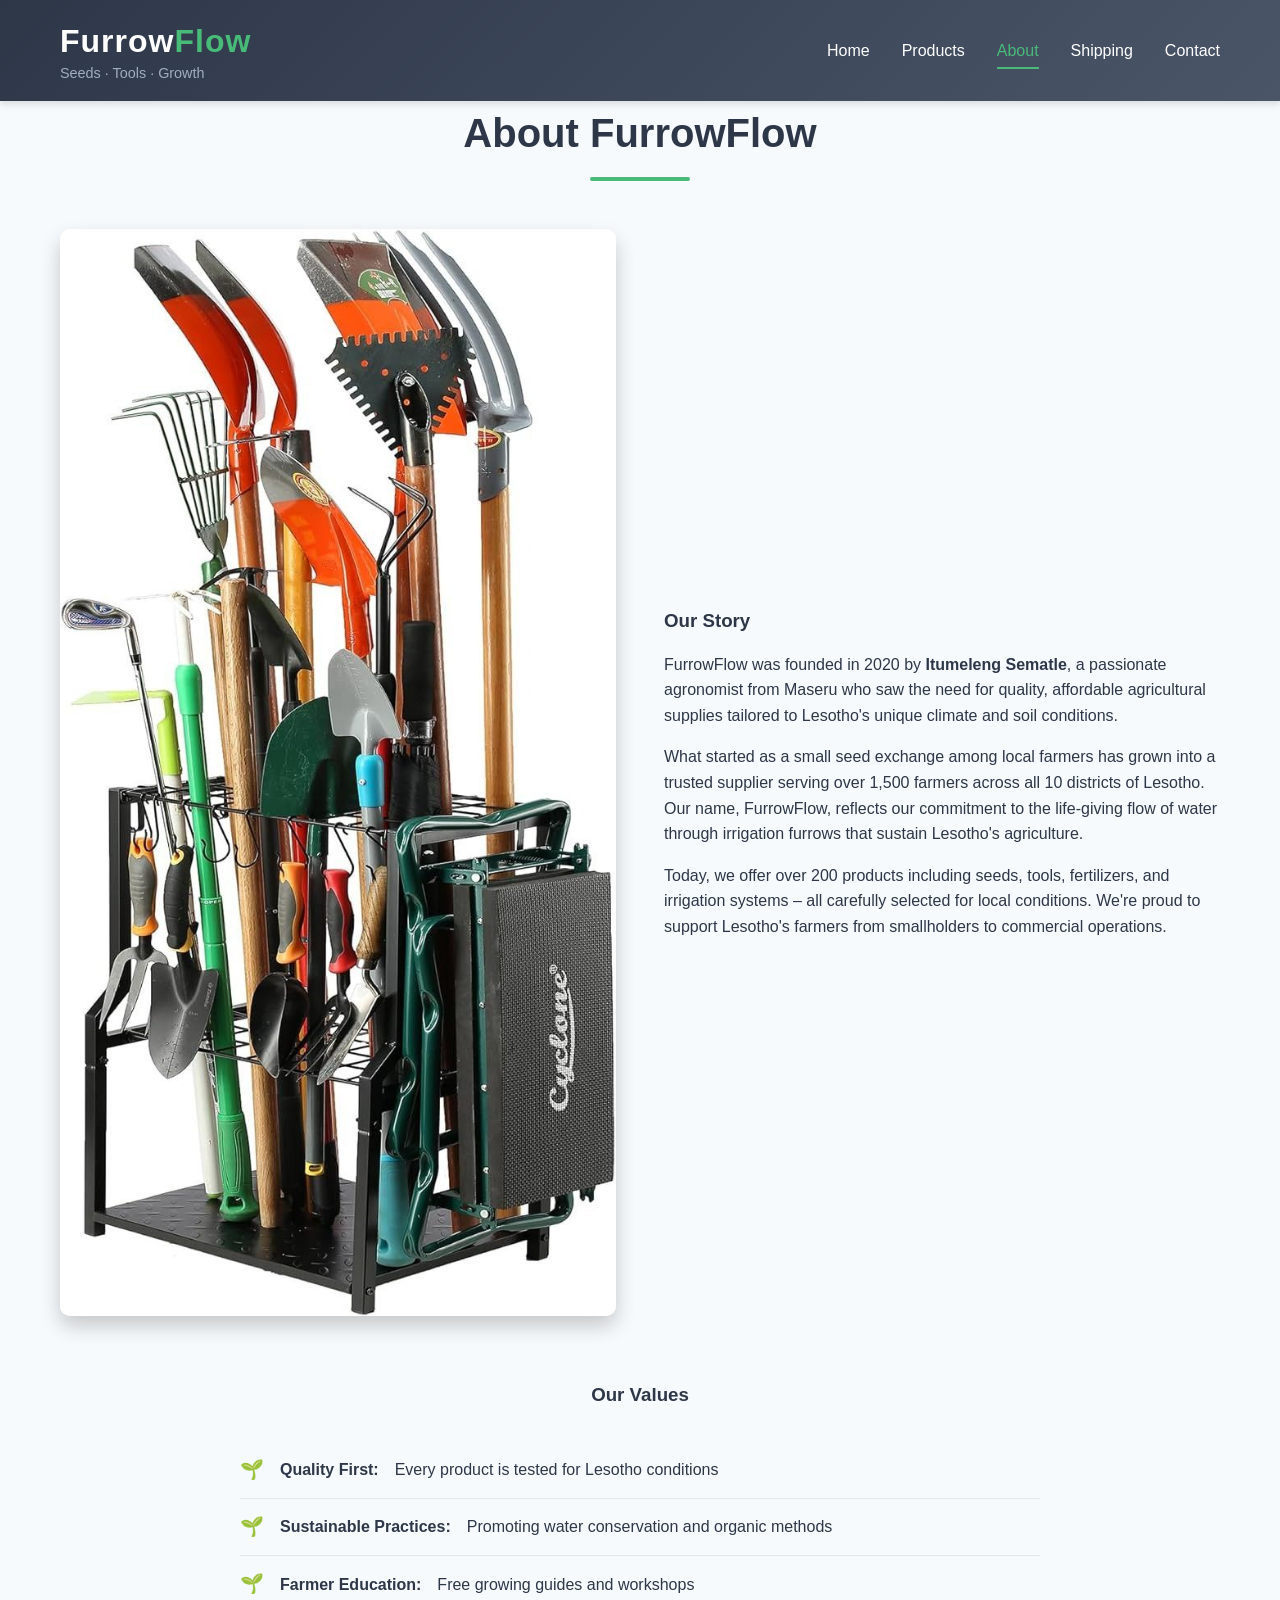
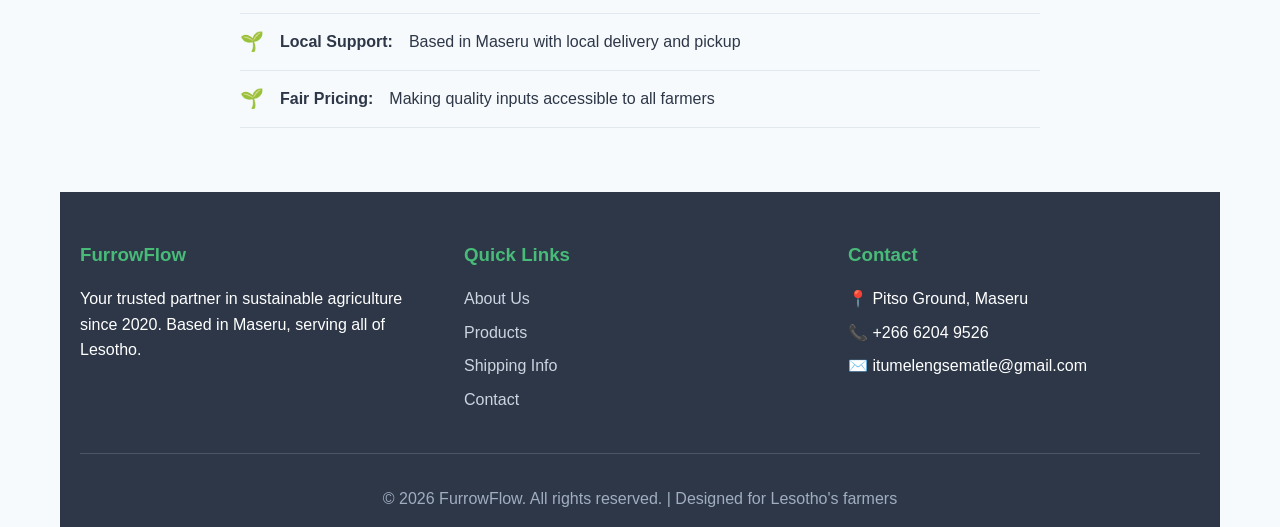
<file: about.html>
<!DOCTYPE html>
<html lang="en">
<head>
  <meta charset="UTF-8">
  <meta name="viewport" content="width=device-width, initial-scale=1.0">
  <title>FurrowFlow - About Us</title>
  <link rel="stylesheet" href="styles.css">
  <style>
    .about-story {
      display: grid;
      grid-template-columns: 1fr 1fr;
      gap: 3rem;
      align-items: center;
      margin: 3rem 0;
    }
    
    .about-image {
      border-radius: 10px;
      overflow: hidden;
      box-shadow: 0 10px 20px rgba(0,0,0,0.2);
    }
    
    .about-image img {
      width: 100%;
      height: auto;
      display: block;
    }
    
    .values-list {
      list-style: none;
      margin-top: 1.5rem;
    }
    
    .values-list li {
      padding: 0.8rem 0;
      border-bottom: 1px solid #e2e8f0;
      display: flex;
      align-items: center;
      gap: 1rem;
    }
    
    .values-list li::before {
      content: '🌱';
      font-size: 1.2rem;
    }
    
    @media (max-width: 768px) {
      .about-story {
        grid-template-columns: 1fr;
      }
    }
  </style>
</head>
<body>
  <header>
    <div class="container header-content">
      <div class="logo">
        <h1>Furrow<span>Flow</span></h1>
        <p>Seeds · Tools · Growth</p>
      </div>
      <nav>
        <ul>
          <li><a href="index.html">Home</a></li>
          <li><a href="products.html">Products</a></li>
          <li><a href="about.html" class="active">About</a></li>
          <li><a href="shipping.html">Shipping</a></li>
          <li><a href="contact.html">Contact</a></li>
        </ul>
      </nav>
    </div>
  </header>

  <main class="container">
    <h2 class="section-title">About FurrowFlow</h2>
    
    <div class="about-story">
      <div class="about-image">
        <img src="images/ab.jpg" alt="Itumeleng Sematle, Founder of FurrowFlow">
      </div>
      <div>
        <h3 style="color:#2d3748; margin-bottom:1rem;">Our Story</h3>
        <p style="margin-bottom:1rem;">FurrowFlow was founded in 2020 by <strong>Itumeleng Sematle</strong>, a passionate agronomist from Maseru who saw the need for quality, affordable agricultural supplies tailored to Lesotho's unique climate and soil conditions.</p>
        <p style="margin-bottom:1rem;">What started as a small seed exchange among local farmers has grown into a trusted supplier serving over 1,500 farmers across all 10 districts of Lesotho. Our name, FurrowFlow, reflects our commitment to the life-giving flow of water through irrigation furrows that sustain Lesotho's agriculture.</p>
        <p>Today, we offer over 200 products including seeds, tools, fertilizers, and irrigation systems – all carefully selected for local conditions. We're proud to support Lesotho's farmers from smallholders to commercial operations.</p>
      </div>
    </div>
    
    <div style="margin: 4rem 0;">
      <h3 style="color:#2d3748; text-align:center; margin-bottom:2rem;">Our Values</h3>
      <ul class="values-list" style="max-width:800px; margin:0 auto;">
        <li><strong>Quality First:</strong> Every product is tested for Lesotho conditions</li>
        <li><strong>Sustainable Practices:</strong> Promoting water conservation and organic methods</li>
        <li><strong>Farmer Education:</strong> Free growing guides and workshops</li>
        <li><strong>Local Support:</strong> Based in Maseru with local delivery and pickup</li>
        <li><strong>Fair Pricing:</strong> Making quality inputs accessible to all farmers</li>
      </ul>
    </div>
    
  

  <footer>
    <div class="container">
      <div class="footer-content">
        <div class="footer-section">
          <h3>FurrowFlow</h3>
          <p>Your trusted partner in sustainable agriculture since 2020. Based in Maseru, serving all of Lesotho.</p>
        </div>
        <div class="footer-section">
          <h3>Quick Links</h3>
          <ul>
            <li><a href="about.html">About Us</a></li>
            <li><a href="products.html">Products</a></li>
            <li><a href="shipping.html">Shipping Info</a></li>
            <li><a href="contact.html">Contact</a></li>
          </ul>
        </div>
        <div class="footer-section">
          <h3>Contact</h3>
          <ul>
            <li>📍 Pitso Ground, Maseru</li>
            <li>📞 +266 6204 9526</li>
            <li>✉️ itumelengsematle@gmail.com</li>
          </ul>
        </div>
      </div>
      <div class="footer-bottom">
        <p>&copy; 2026 FurrowFlow. All rights reserved. | Designed for Lesotho's farmers</p>
      </div>
    </div>
  </footer>
</body>
</html>
</file>
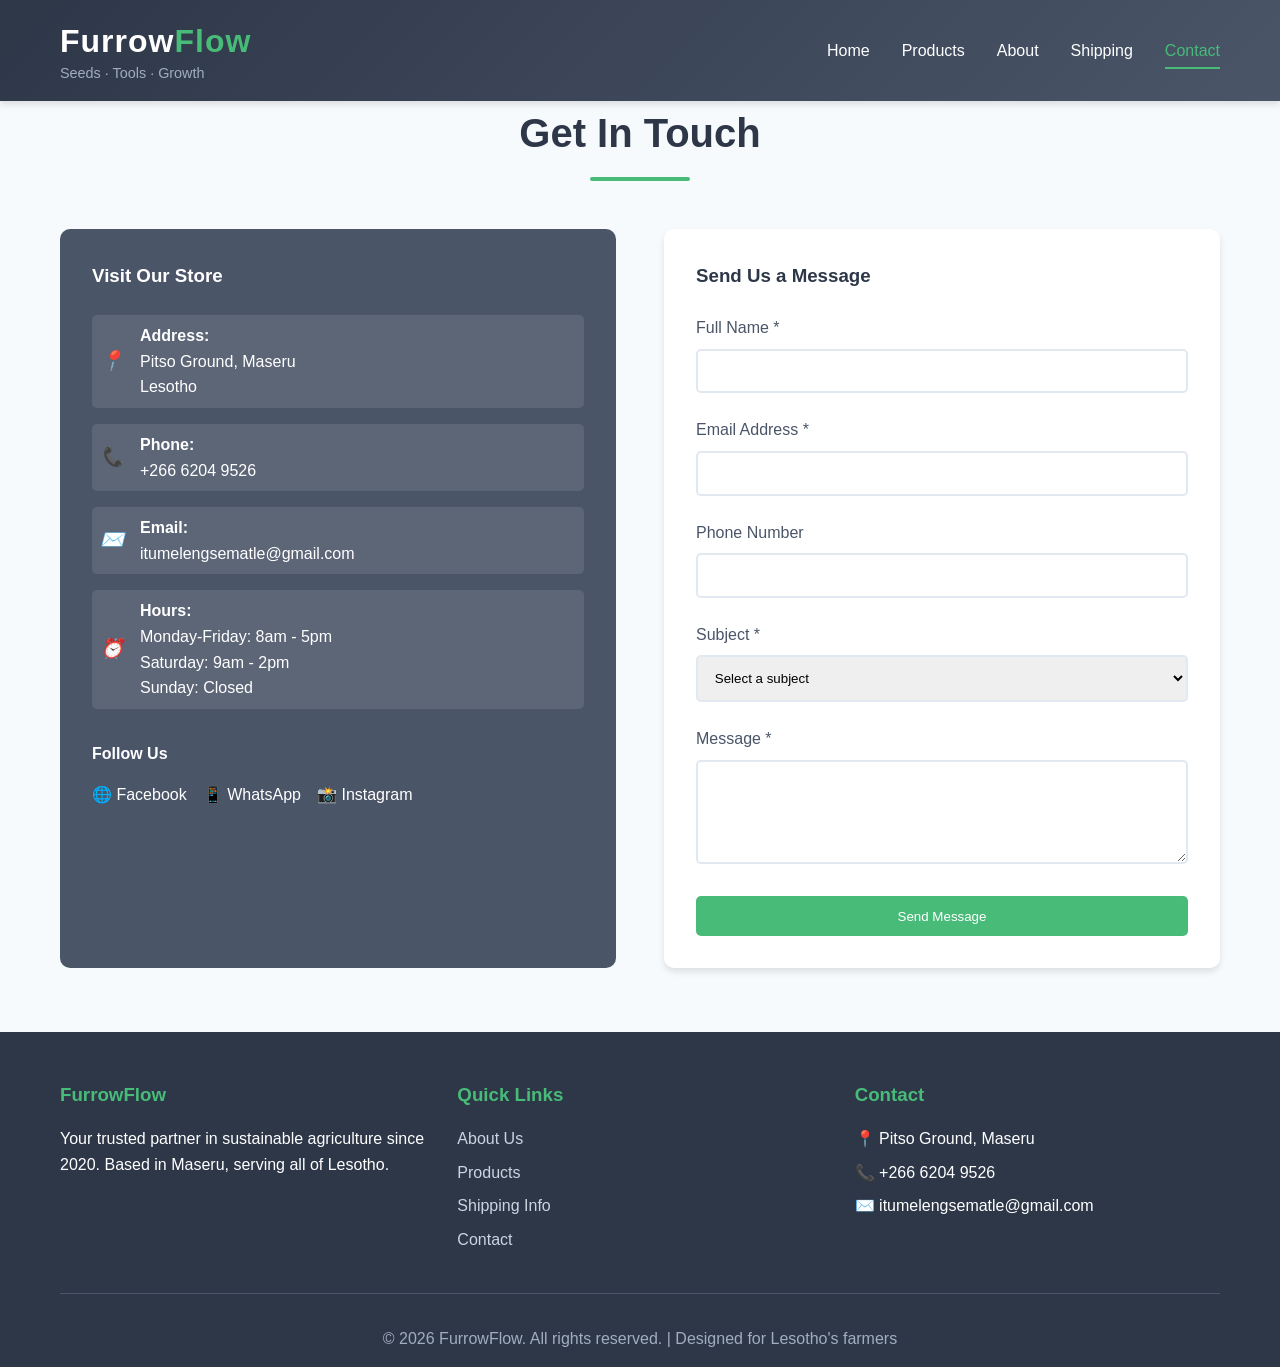
<file: contact.html>
<!DOCTYPE html>
<html lang="en">
<head>
  <meta charset="UTF-8">
  <meta name="viewport" content="width=device-width, initial-scale=1.0">
  <title>FurrowFlow - Contact Us</title>
  <link rel="stylesheet" href="styles.css">
</head>
<body>
  <header>
    <div class="container header-content">
      <div class="logo">
        <h1>Furrow<span>Flow</span></h1>
        <p>Seeds · Tools · Growth</p>
      </div>
      <nav>
        <ul>
          <li><a href="index.html">Home</a></li>
          <li><a href="products.html">Products</a></li>
          <li><a href="about.html">About</a></li>
          <li><a href="shipping.html">Shipping</a></li>
          <li><a href="contact.html" class="active">Contact</a></li>
        </ul>
      </nav>
    </div>
  </header>

  <main class="container">
    <h2 class="section-title">Get In Touch</h2>
    
    <div class="contact-container">
      <div class="contact-info">
        <h3>Visit Our Store</h3>
        
        <div class="contact-detail">
          <i>📍</i>
          <div>
            <strong>Address:</strong><br>
            Pitso Ground, Maseru<br>
            Lesotho
          </div>
        </div>
        
        <div class="contact-detail">
          <i>📞</i>
          <div>
            <strong>Phone:</strong><br>
            +266 6204 9526
          </div>
        </div>
        
        <div class="contact-detail">
          <i>✉️</i>
          <div>
            <strong>Email:</strong><br>
            itumelengsematle@gmail.com
          </div>
        </div>
        
        <div class="contact-detail">
          <i>⏰</i>
          <div>
            <strong>Hours:</strong><br>
            Monday-Friday: 8am - 5pm<br>
            Saturday: 9am - 2pm<br>
            Sunday: Closed
          </div>
        </div>
        
        <div style="margin-top:2rem;">
          <h4 style="color:white; margin-bottom:1rem;">Follow Us</h4>
          <div style="display:flex; gap:1rem;">
            <a href="#" style="color:white; text-decoration:none;">🌐 Facebook</a>
            <a href="#" style="color:white; text-decoration:none;">📱 WhatsApp</a>
            <a href="#" style="color:white; text-decoration:none;">📸 Instagram</a>
          </div>
        </div>
      </div>
      
      <div class="contact-form">
        <h3 style="margin-bottom:1.5rem;">Send Us a Message</h3>
        <form action="#" method="post">
          <div class="form-group">
            <label for="name">Full Name *</label>
            <input type="text" id="name" name="name" required>
          </div>
          
          <div class="form-group">
            <label for="email">Email Address *</label>
            <input type="email" id="email" name="email" required>
          </div>
          
          <div class="form-group">
            <label for="phone">Phone Number</label>
            <input type="tel" id="phone" name="phone">
          </div>
          
          <div class="form-group">
            <label for="subject">Subject *</label>
            <select id="subject" name="subject" required>
              <option value="">Select a subject</option>
              <option value="order">Order Inquiry</option>
              <option value="shipping">Shipping Question</option>
              <option value="product">Product Information</option>
              <option value="wholesale">Wholesale/Bulk Order</option>
              <option value="other">Other</option>
            </select>
          </div>
          
          <div class="form-group">
            <label for="message">Message *</label>
            <textarea id="message" name="message" rows="5" required></textarea>
          </div>
          
          <button type="submit" class="btn btn-green" style="width:100%;">Send Message</button>
        </form>
      </div>
    </div>
 
  </main>

  <footer>
    <div class="container">
      <div class="footer-content">
        <div class="footer-section">
          <h3>FurrowFlow</h3>
          <p>Your trusted partner in sustainable agriculture since 2020. Based in Maseru, serving all of Lesotho.</p>
        </div>
        <div class="footer-section">
          <h3>Quick Links</h3>
          <ul>
            <li><a href="about.html">About Us</a></li>
            <li><a href="products.html">Products</a></li>
            <li><a href="shipping.html">Shipping Info</a></li>
            <li><a href="contact.html">Contact</a></li>
          </ul>
        </div>
        <div class="footer-section">
          <h3>Contact</h3>
          <ul>
            <li>📍 Pitso Ground, Maseru</li>
            <li>📞 +266 6204 9526</li>
            <li>✉️ itumelengsematle@gmail.com</li>
          </ul>
        </div>
      </div>
      <div class="footer-bottom">
        <p>&copy; 2026 FurrowFlow. All rights reserved. | Designed for Lesotho's farmers</p>
      </div>
    </div>
  </footer>
</body>
</html>
</file>
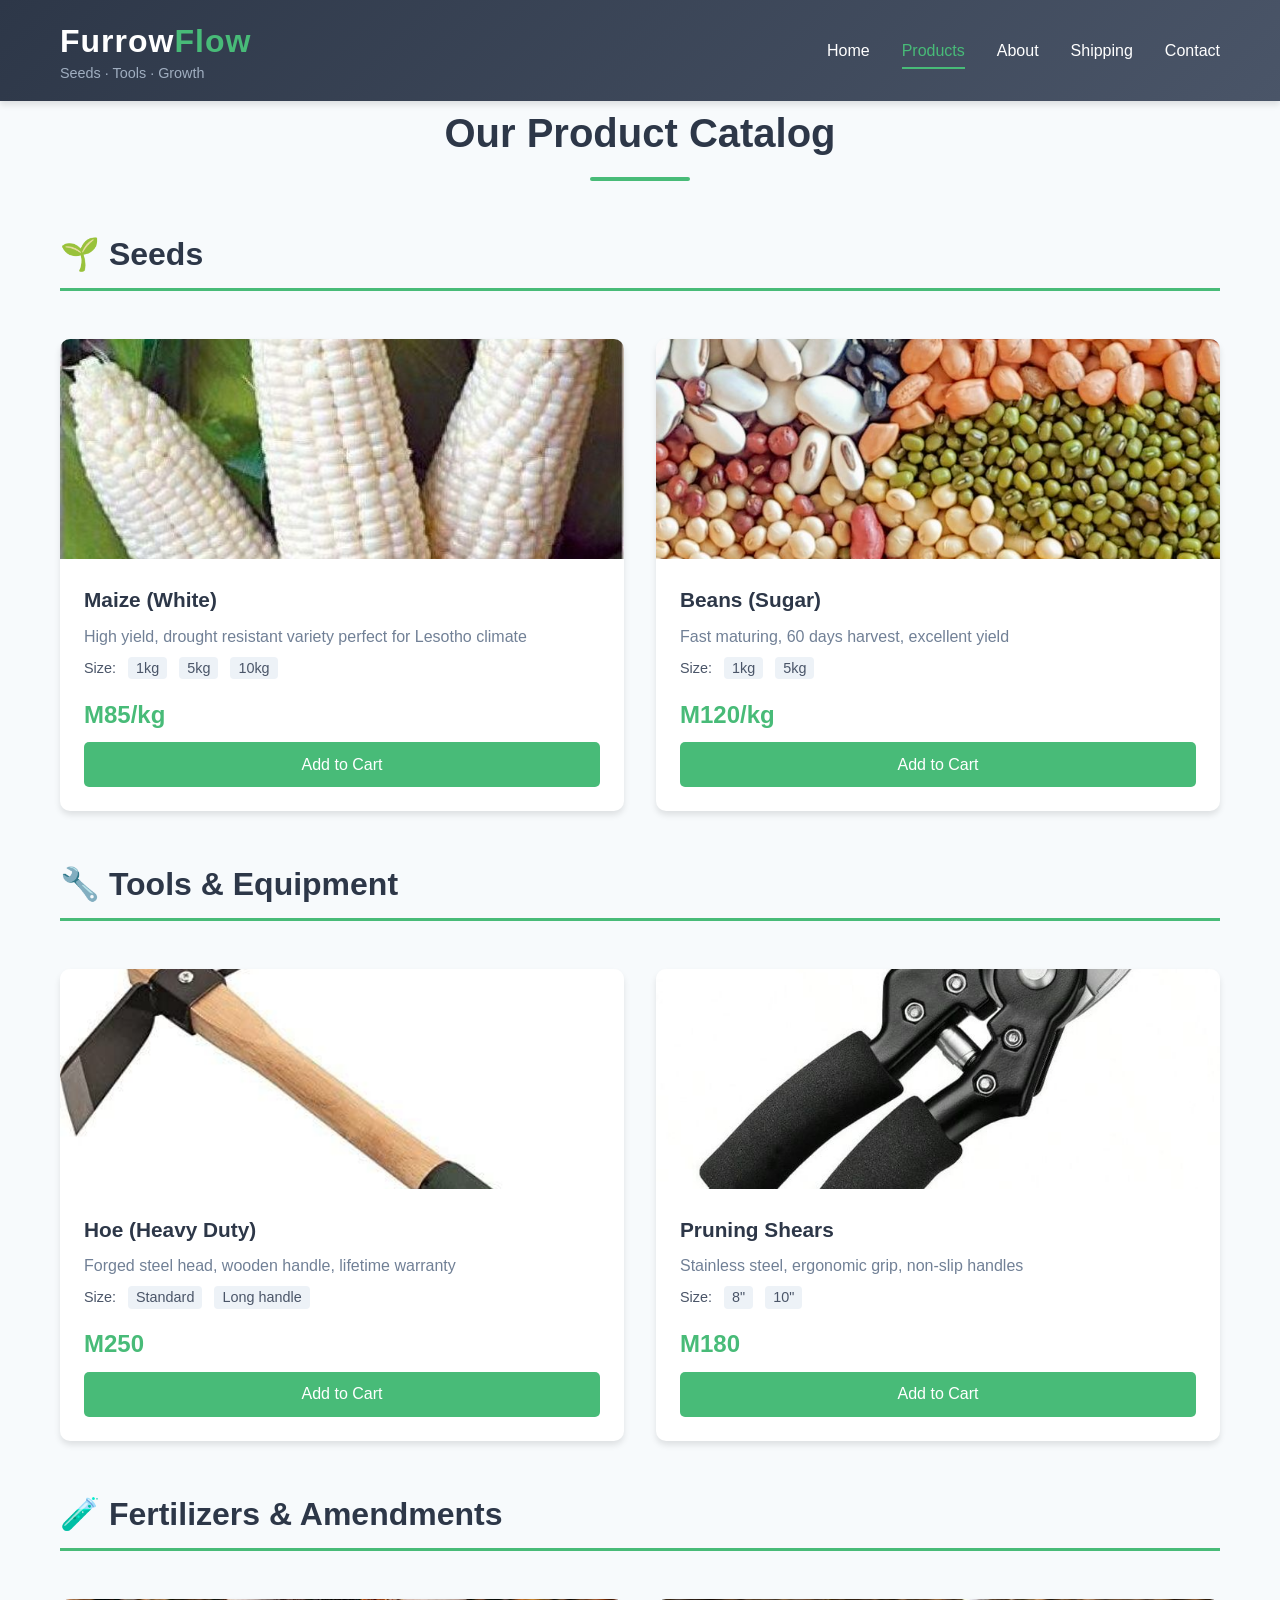
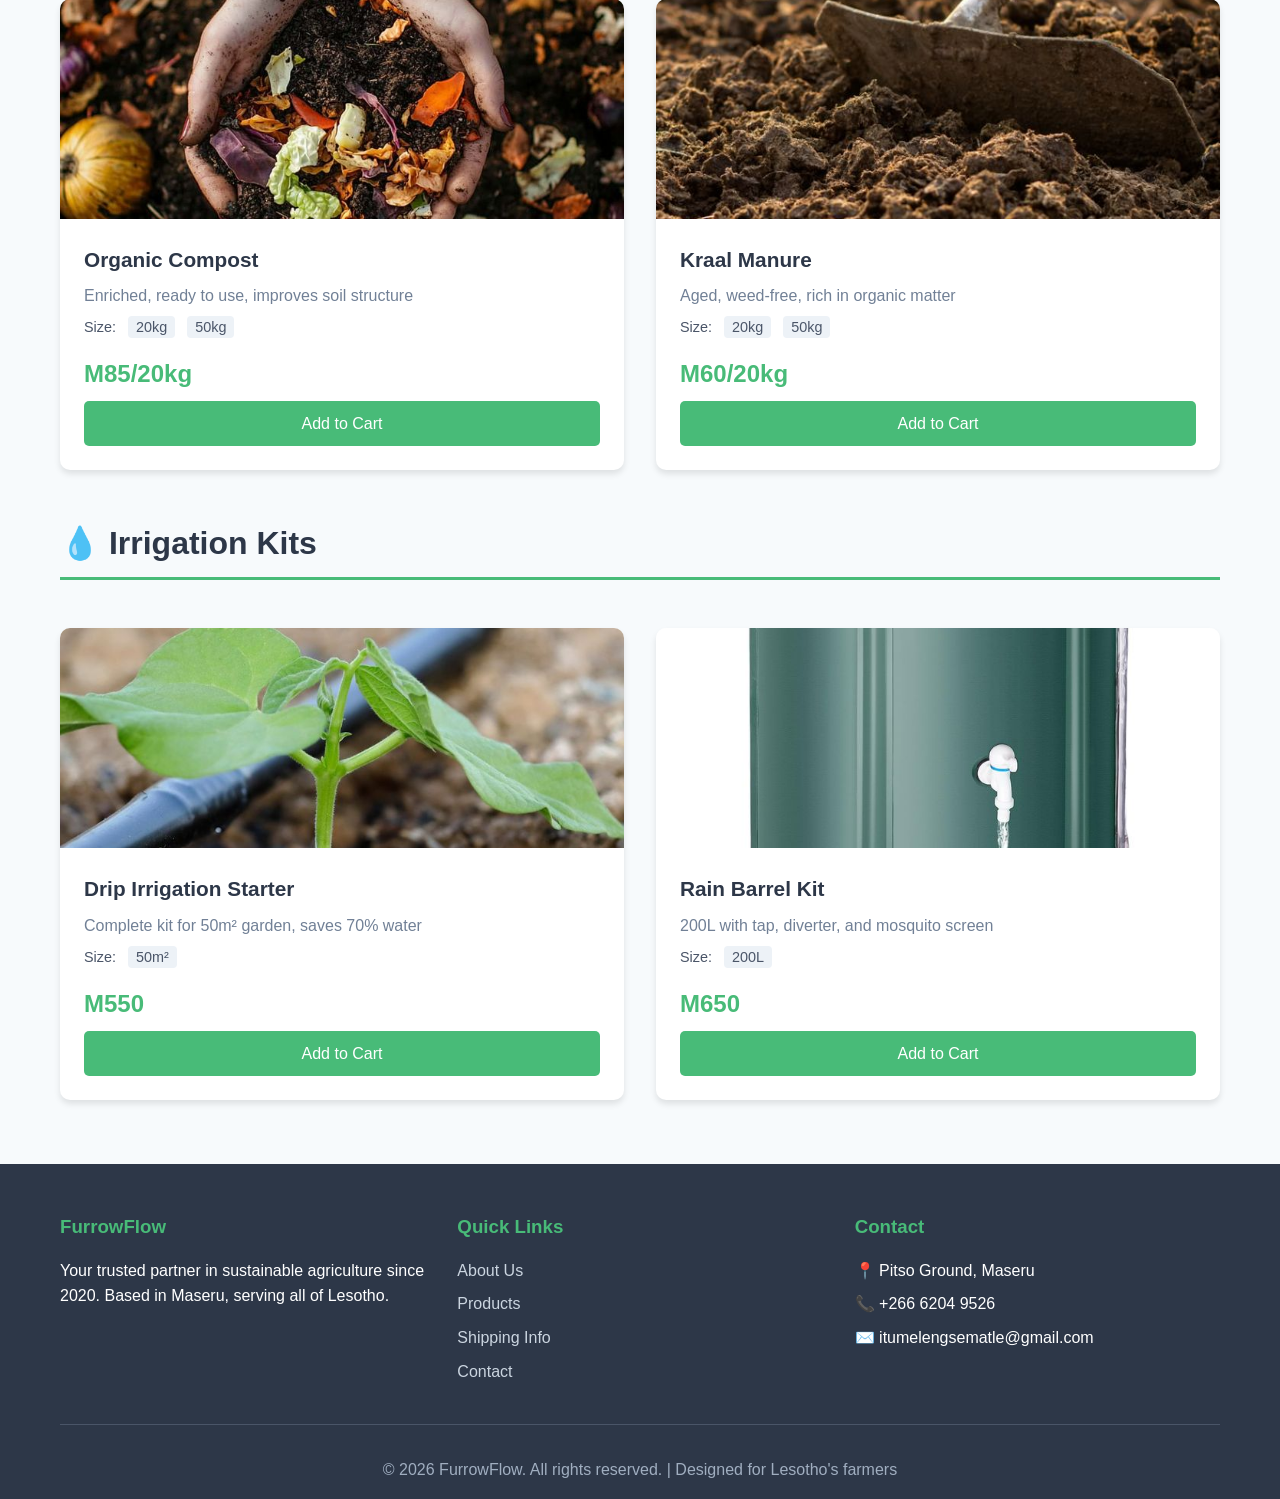
<file: products.html>
<!DOCTYPE html>
<html lang="en">
<head>
  <meta charset="UTF-8">
  <meta name="viewport" content="width=device-width, initial-scale=1.0">
  <title>FurrowFlow - Product Catalog</title>
  <link rel="stylesheet" href="styles.css">
  <style>
    /* Additional internal styles for product categories */
    .category-title {
      font-size: 2rem;
      color: #2d3748;
      margin: 3rem 0 1.5rem;
      padding-bottom: 0.5rem;
      border-bottom: 3px solid #48bb78;
    }
    
    .category-title:first-of-type {
      margin-top: 1rem;
    }
    
    .product-grid {
      display: grid;
      grid-template-columns: repeat(auto-fit, minmax(280px, 1fr));
      gap: 2rem;
      margin-bottom: 3rem;
    }
    
    .product-card {
      background: white;
      border-radius: 10px;
      overflow: hidden;
      box-shadow: 0 4px 6px rgba(0,0,0,0.1);
      transition: transform 0.3s ease, box-shadow 0.3s ease;
    }
    
    .product-card:hover {
      transform: translateY(-5px);
      box-shadow: 0 10px 20px rgba(0,0,0,0.15);
    }
    
    .product-image {
      height: 220px;
      overflow: hidden;
      background: #edf2f7;
      display: flex;
      align-items: center;
      justify-content: center;
      color: #a0aec0;
      font-size: 3rem;
    }
    
    .product-image img {
      width: 100%;
      height: 100%;
      object-fit: cover;
      transition: transform 0.5s ease;
    }
    
    .product-card:hover .product-image img {
      transform: scale(1.1);
    }
    
    .product-info {
      padding: 1.5rem;
    }
    
    .product-info h3 {
      color: #2d3748;
      margin-bottom: 0.5rem;
      font-size: 1.3rem;
    }
    
    .product-info .price {
      font-size: 1.5rem;
      color: #48bb78;
      font-weight: 700;
      margin: 0.5rem 0;
    }
    
    .product-info .description {
      color: #718096;
      margin-bottom: 0.5rem;
      line-height: 1.5;
    }
    
    .product-info .size {
      color: #4a5568;
      font-size: 0.9rem;
      margin-bottom: 1rem;
      font-weight: 500;
    }
    
    .product-info .size span {
      background: #edf2f7;
      padding: 0.2rem 0.5rem;
      border-radius: 4px;
      margin-left: 0.5rem;
    }
    
    .btn-add {
      display: inline-block;
      background: #48bb78;
      color: white;
      padding: 0.6rem 1.2rem;
      border-radius: 5px;
      text-decoration: none;
      font-weight: 500;
      transition: all 0.3s ease;
      border: none;
      cursor: pointer;
      width: 100%;
      text-align: center;
    }
    
    .btn-add:hover {
      background: #2f855a;
    }
    
    @media (max-width: 768px) {
      .product-grid {
        grid-template-columns: repeat(auto-fit, minmax(240px, 1fr));
        gap: 1rem;
      }
    }
  </style>
</head>
<body>
  <header>
    <div class="container header-content">
      <div class="logo">
        <h1>Furrow<span>Flow</span></h1>
        <p>Seeds · Tools · Growth</p>
      </div>
      <nav>
        <ul>
          <li><a href="index.html">Home</a></li>
          <li><a href="products.html" class="active">Products</a></li>
          <li><a href="about.html">About</a></li>
          <li><a href="shipping.html">Shipping</a></li>
          <li><a href="contact.html">Contact</a></li>
        </ul>
      </nav>
    </div>
  </header>

  <main class="container">
    <h2 class="section-title">Our Product Catalog</h2>
    
    <!-- Seeds Category -->
    <h3 class="category-title">🌱 Seeds</h3>
    <div class="product-grid">
      <div class="product-card">
        <div class="product-image">
          <img src="images/p1.jpg" alt="Maize Seeds">
        </div>
        <div class="product-info">
          <h3>Maize (White)</h3>
          <p class="description">High yield, drought resistant variety perfect for Lesotho climate</p>
          <p class="size">Size: <span>1kg</span> <span>5kg</span> <span>10kg</span></p>
          <p class="price">M85/kg</p>
          <a href="#" class="btn-add">Add to Cart</a>
        </div>
      </div>
      
      <div class="product-card">
        <div class="product-image">
          <img src="images/p2.jpg" alt="Sugar Beans">
        </div>
        <div class="product-info">
          <h3>Beans (Sugar)</h3>
          <p class="description">Fast maturing, 60 days harvest, excellent yield</p>
          <p class="size">Size: <span>1kg</span> <span>5kg</span></p>
          <p class="price">M120/kg</p>
          <a href="#" class="btn-add">Add to Cart</a>
        </div>
      </div>
    </div>
    
    <!-- Tools & Equipment Category -->
    <h3 class="category-title">🔧 Tools & Equipment</h3>
    <div class="product-grid">
      <div class="product-card">
        <div class="product-image">
          <img src="images/p3.jpg" alt="Heavy Duty Hoe">
        </div>
        <div class="product-info">
          <h3>Hoe (Heavy Duty)</h3>
          <p class="description">Forged steel head, wooden handle, lifetime warranty</p>
          <p class="size">Size: <span>Standard</span> <span>Long handle</span></p>
          <p class="price">M250</p>
          <a href="#" class="btn-add">Add to Cart</a>
        </div>
      </div>
      
      <div class="product-card">
        <div class="product-image">
          <img src="images/p4.jpg" alt="Pruning Shears">
        </div>
        <div class="product-info">
          <h3>Pruning Shears</h3>
          <p class="description">Stainless steel, ergonomic grip, non-slip handles</p>
          <p class="size">Size: <span>8"</span> <span>10"</span></p>
          <p class="price">M180</p>
          <a href="#" class="btn-add">Add to Cart</a>
        </div>
      </div>
    </div>
    
    <!-- Fertilizers Category -->
    <h3 class="category-title">🧪 Fertilizers & Amendments</h3>
    <div class="product-grid">
      <div class="product-card">
        <div class="product-image">
          <img src="images/p5.jpg" alt="Organic Compost">
        </div>
        <div class="product-info">
          <h3>Organic Compost</h3>
          <p class="description">Enriched, ready to use, improves soil structure</p>
          <p class="size">Size: <span>20kg</span> <span>50kg</span></p>
          <p class="price">M85/20kg</p>
          <a href="#" class="btn-add">Add to Cart</a>
        </div>
      </div>
      
      <div class="product-card">
        <div class="product-image">
          <img src="images/p6.jpg" alt="Kraal Manure">
        </div>
        <div class="product-info">
          <h3>Kraal Manure</h3>
          <p class="description">Aged, weed-free, rich in organic matter</p>
          <p class="size">Size: <span>20kg</span> <span>50kg</span></p>
          <p class="price">M60/20kg</p>
          <a href="#" class="btn-add">Add to Cart</a>
        </div>
      </div>
    </div>
    
    <!-- Irrigation Category -->
    <h3 class="category-title">💧 Irrigation Kits</h3>
    <div class="product-grid">
      <div class="product-card">
        <div class="product-image">
          <img src="images/p7.jpg" alt="Drip Irrigation Starter">
        </div>
        <div class="product-info">
          <h3>Drip Irrigation Starter</h3>
          <p class="description">Complete kit for 50m² garden, saves 70% water</p>
          <p class="size">Size: <span>50m²</span></p>
          <p class="price">M550</p>
          <a href="#" class="btn-add">Add to Cart</a>
        </div>
      </div>
      
      <div class="product-card">
        <div class="product-image">
          <img src="images/p8.jpg" alt="Rain Barrel Kit">
        </div>
        <div class="product-info">
          <h3>Rain Barrel Kit</h3>
          <p class="description">200L with tap, diverter, and mosquito screen</p>
          <p class="size">Size: <span>200L</span></p>
          <p class="price">M650</p>
          <a href="#" class="btn-add">Add to Cart</a>
        </div>
      </div>
    </div>
  </main>

  <footer>
    <div class="container">
      <div class="footer-content">
        <div class="footer-section">
          <h3>FurrowFlow</h3>
          <p>Your trusted partner in sustainable agriculture since 2020. Based in Maseru, serving all of Lesotho.</p>
        </div>
        <div class="footer-section">
          <h3>Quick Links</h3>
          <ul>
            <li><a href="about.html">About Us</a></li>
            <li><a href="products.html">Products</a></li>
            <li><a href="shipping.html">Shipping Info</a></li>
            <li><a href="contact.html">Contact</a></li>
          </ul>
        </div>
        <div class="footer-section">
          <h3>Contact</h3>
          <ul>
            <li>📍 Pitso Ground, Maseru</li>
            <li>📞 +266 6204 9526</li>
            <li>✉️ itumelengsematle@gmail.com</li>
          </ul>
        </div>
      </div>
      <div class="footer-bottom">
        <p>&copy; 2026 FurrowFlow. All rights reserved. | Designed for Lesotho's farmers</p>
      </div>
    </div>
  </footer>
</body>
</html>
</file>
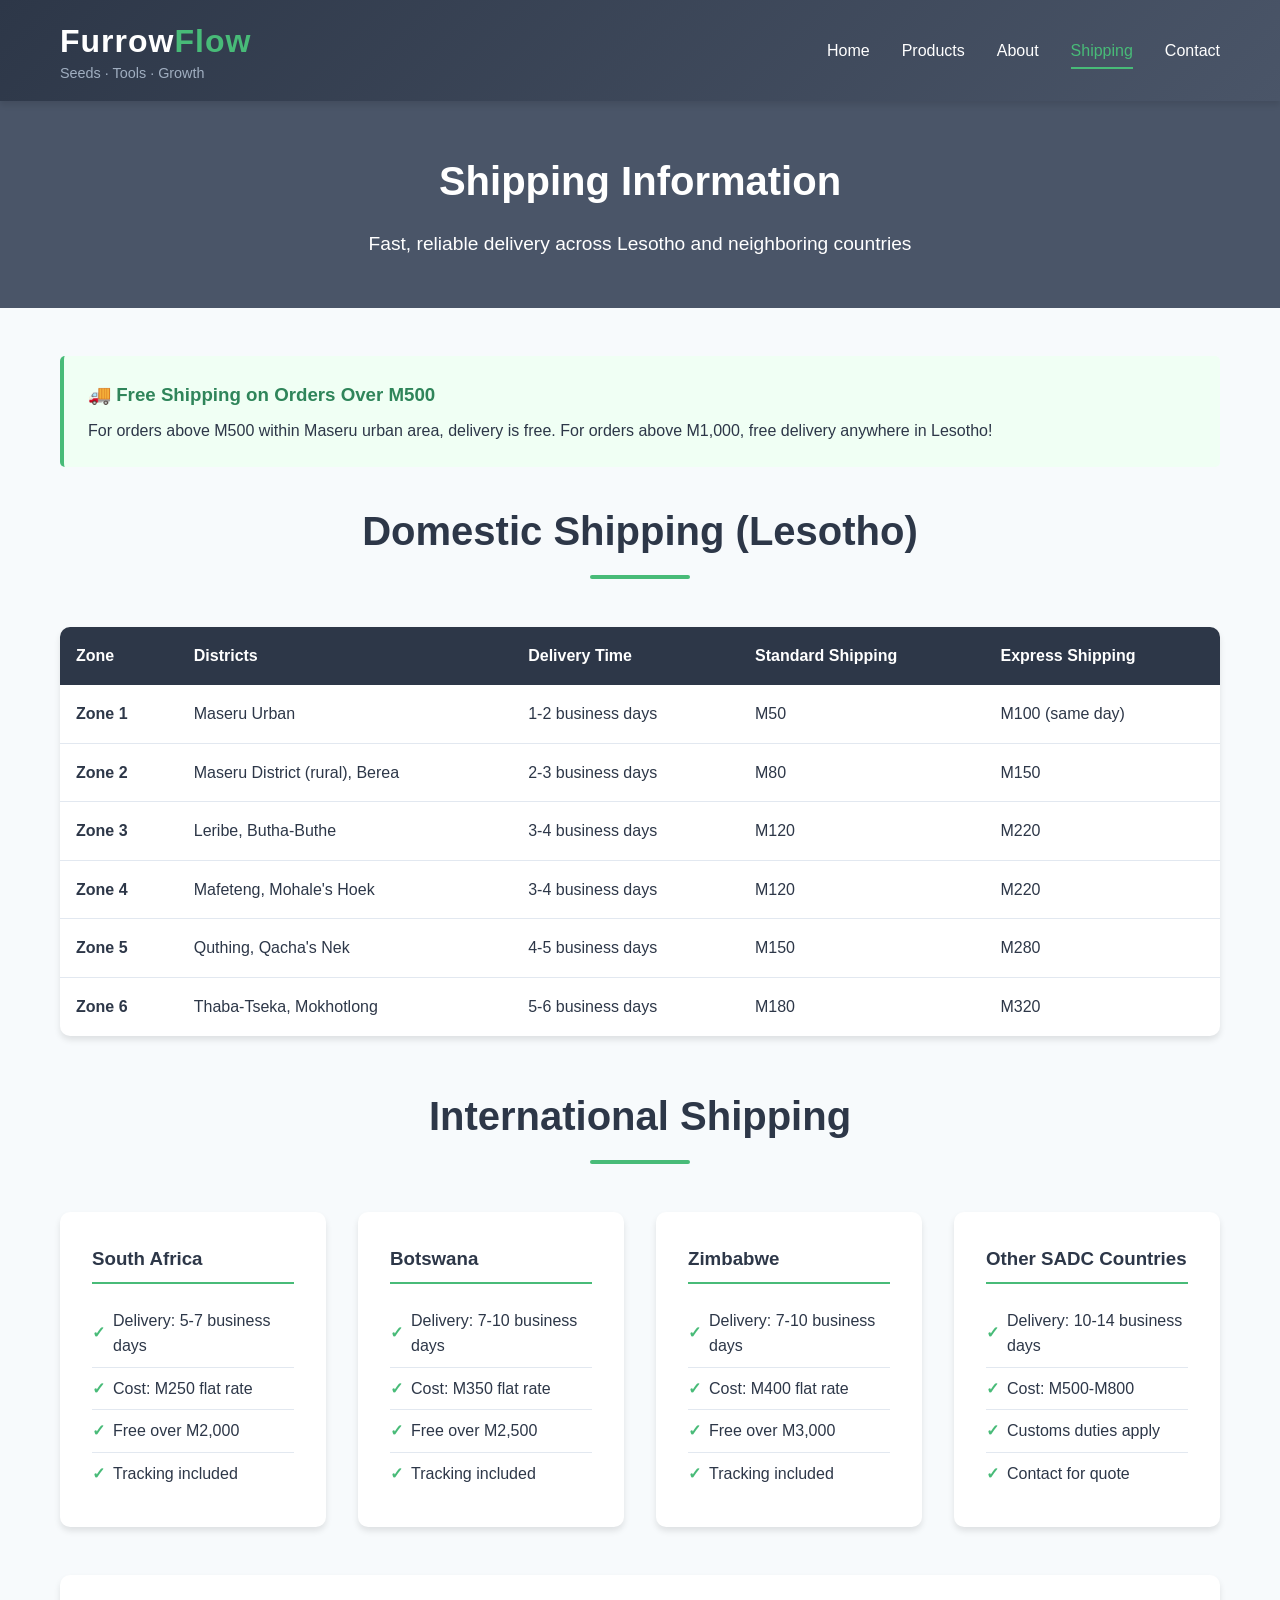
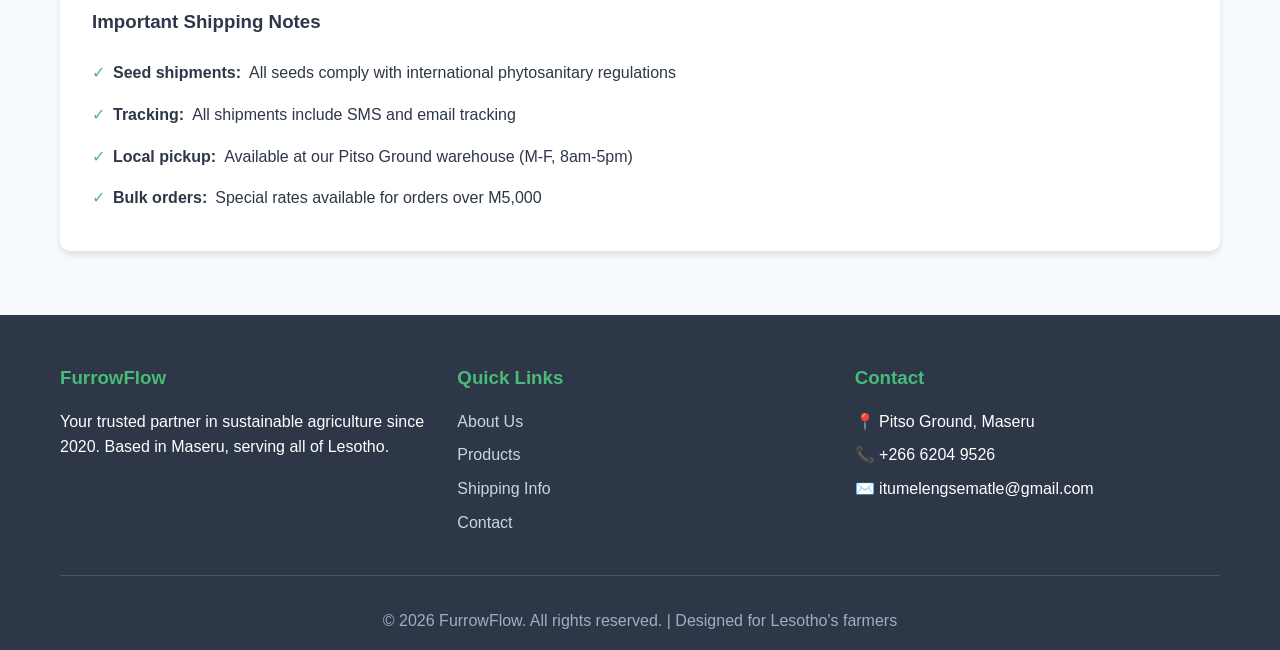
<file: shipping.html>
<!DOCTYPE html>
<html lang="en">
<head>
  <meta charset="UTF-8">
  <meta name="viewport" content="width=device-width, initial-scale=1.0">
  <title>FurrowFlow - Shipping Information</title>
  <link rel="stylesheet" href="styles.css">
  <style>
    .shipping-hero {
      background: #4a5568;
      color: white;
      padding: 3rem 0;
      text-align: center;
      margin-bottom: 3rem;
    }
    
    .shipping-note {
      background: #f0fff4;
      border-left: 4px solid #48bb78;
      padding: 1.5rem;
      margin: 2rem 0;
      border-radius: 5px;
    }
    
    .zone-table {
      width: 100%;
      border-collapse: collapse;
      margin: 2rem 0;
      background: white;
      box-shadow: 0 4px 6px rgba(0,0,0,0.1);
      border-radius: 10px;
      overflow: hidden;
    }
    
    .zone-table th {
      background: #2d3748;
      color: white;
      padding: 1rem;
      text-align: left;
    }
    
    .zone-table td {
      padding: 1rem;
      border-bottom: 1px solid #e2e8f0;
    }
    
    .zone-table tr:last-child td {
      border-bottom: none;
    }
    
    .zone-table tr:hover {
      background: #f7fafc;
    }
    
    .international-info {
      display: grid;
      grid-template-columns: repeat(auto-fit, minmax(250px, 1fr));
      gap: 2rem;
      margin: 3rem 0;
    }
  </style>
</head>
<body>
  <header>
    <div class="container header-content">
      <div class="logo">
        <h1>Furrow<span>Flow</span></h1>
        <p>Seeds · Tools · Growth</p>
      </div>
      <nav>
        <ul>
          <li><a href="index.html">Home</a></li>
          <li><a href="products.html">Products</a></li>
          <li><a href="about.html">About</a></li>
          <li><a href="shipping.html" class="active">Shipping</a></li>
          <li><a href="contact.html">Contact</a></li>
        </ul>
      </nav>
    </div>
  </header>

  <section class="shipping-hero">
    <div class="container">
      <h2 style="font-size:2.5rem; margin-bottom:1rem;">Shipping Information</h2>
      <p style="font-size:1.2rem; max-width:700px; margin:0 auto;">Fast, reliable delivery across Lesotho and neighboring countries</p>
    </div>
  </section>

  <main class="container">
    <div class="shipping-note">
      <h3 style="color:#2f855a; margin-bottom:0.5rem;">🚚 Free Shipping on Orders Over M500</h3>
      <p>For orders above M500 within Maseru urban area, delivery is free. For orders above M1,000, free delivery anywhere in Lesotho!</p>
    </div>

    <h2 class="section-title">Domestic Shipping (Lesotho)</h2>
    
    <table class="zone-table">
      <thead>
        <tr>
          <th>Zone</th>
          <th>Districts</th>
          <th>Delivery Time</th>
          <th>Standard Shipping</th>
          <th>Express Shipping</th>
        </tr>
      </thead>
      <tbody>
        <tr>
          <td><strong>Zone 1</strong></td>
          <td>Maseru Urban</td>
          <td>1-2 business days</td>
          <td>M50</td>
          <td>M100 (same day)</td>
        </tr>
        <tr>
          <td><strong>Zone 2</strong></td>
          <td>Maseru District (rural), Berea</td>
          <td>2-3 business days</td>
          <td>M80</td>
          <td>M150</td>
        </tr>
        <tr>
          <td><strong>Zone 3</strong></td>
          <td>Leribe, Butha-Buthe</td>
          <td>3-4 business days</td>
          <td>M120</td>
          <td>M220</td>
        </tr>
        <tr>
          <td><strong>Zone 4</strong></td>
          <td>Mafeteng, Mohale's Hoek</td>
          <td>3-4 business days</td>
          <td>M120</td>
          <td>M220</td>
        </tr>
        <tr>
          <td><strong>Zone 5</strong></td>
          <td>Quthing, Qacha's Nek</td>
          <td>4-5 business days</td>
          <td>M150</td>
          <td>M280</td>
        </tr>
        <tr>
          <td><strong>Zone 6</strong></td>
          <td>Thaba-Tseka, Mokhotlong</td>
          <td>5-6 business days</td>
          <td>M180</td>
          <td>M320</td>
        </tr>
      </tbody>
    </table>

    <h2 class="section-title" style="margin-top:3rem;">International Shipping</h2>
    
    <div class="international-info">
      <div class="shipping-card">
        <h3>South Africa</h3>
        <ul class="shipping-list">
          <li>Delivery: 5-7 business days</li>
          <li>Cost: M250 flat rate</li>
          <li>Free over M2,000</li>
          <li>Tracking included</li>
        </ul>
      </div>
      
      <div class="shipping-card">
        <h3>Botswana</h3>
        <ul class="shipping-list">
          <li>Delivery: 7-10 business days</li>
          <li>Cost: M350 flat rate</li>
          <li>Free over M2,500</li>
          <li>Tracking included</li>
        </ul>
      </div>
      
      <div class="shipping-card">
        <h3>Zimbabwe</h3>
        <ul class="shipping-list">
          <li>Delivery: 7-10 business days</li>
          <li>Cost: M400 flat rate</li>
          <li>Free over M3,000</li>
          <li>Tracking included</li>
        </ul>
      </div>
      
      <div class="shipping-card">
        <h3>Other SADC Countries</h3>
        <ul class="shipping-list">
          <li>Delivery: 10-14 business days</li>
          <li>Cost: M500-M800</li>
          <li>Customs duties apply</li>
          <li>Contact for quote</li>
        </ul>
      </div>
    </div>

    <div style="background:white; padding:2rem; border-radius:10px; box-shadow:0 4px 6px rgba(0,0,0,0.1); margin:3rem 0;">
      <h3 style="color:#2d3748; margin-bottom:1rem;">Important Shipping Notes</h3>
      <ul style="list-style: none;">
        <li style="padding:0.5rem 0; display:flex; gap:0.5rem;">
          <span style="color:#48bb78;">✓</span> 
          <strong>Seed shipments:</strong> All seeds comply with international phytosanitary regulations
        </li>
        <li style="padding:0.5rem 0; display:flex; gap:0.5rem;">
          <span style="color:#48bb78;">✓</span> 
          <strong>Tracking:</strong> All shipments include SMS and email tracking
        </li>
        <li style="padding:0.5rem 0; display:flex; gap:0.5rem;">
          <span style="color:#48bb78;">✓</span> 
          <strong>Local pickup:</strong> Available at our Pitso Ground warehouse (M-F, 8am-5pm)
        </li>
        <li style="padding:0.5rem 0; display:flex; gap:0.5rem;">
          <span style="color:#48bb78;">✓</span> 
          <strong>Bulk orders:</strong> Special rates available for orders over M5,000
        </li>
      </ul>
    </div>
  </main>

  <footer>
    <div class="container">
      <div class="footer-content">
        <div class="footer-section">
          <h3>FurrowFlow</h3>
          <p>Your trusted partner in sustainable agriculture since 2020. Based in Maseru, serving all of Lesotho.</p>
        </div>
        <div class="footer-section">
          <h3>Quick Links</h3>
          <ul>
            <li><a href="about.html">About Us</a></li>
            <li><a href="products.html">Products</a></li>
            <li><a href="shipping.html">Shipping Info</a></li>
            <li><a href="contact.html">Contact</a></li>
          </ul>
        </div>
        <div class="footer-section">
          <h3>Contact</h3>
          <ul>
            <li>📍 Pitso Ground, Maseru</li>
            <li>📞 +266 6204 9526</li>
            <li>✉️ itumelengsematle@gmail.com</li>
          </ul>
        </div>
      </div>
      <div class="footer-bottom">
        <p>&copy; 2026 FurrowFlow. All rights reserved. | Designed for Lesotho's farmers</p>
      </div>
    </div>
  </footer>
</body>
</html>
</file>
<file: styles.css>
/* ===== FurrowFlow - Main Stylesheet ===== */
/* Color Scheme: Gray (#4a5568, #718096) with Green Accent (#2F855A) */

* {
  margin: 0;
  padding: 0;
  box-sizing: border-box;
}

body {
  font-family: 'Segoe UI', Tahoma, Geneva, Verdana, sans-serif;
  line-height: 1.6;
  color: #2d3748;
  background-color: #f7fafc;
}

/* ===== Container ===== */
.container {
  max-width: 1200px;
  margin: 0 auto;
  padding: 0 20px;
}

/* ===== Header & Navigation ===== */
header {
  background: linear-gradient(135deg, #2d3748 0%, #4a5568 100%);
  color: white;
  padding: 1rem 0;
  box-shadow: 0 4px 6px rgba(0,0,0,0.1);
  position: sticky;
  top: 0;
  z-index: 100;
}

.header-content {
  display: flex;
  justify-content: space-between;
  align-items: center;
  flex-wrap: wrap;
}

.logo h1 {
  font-size: 2rem;
  font-weight: 700;
  letter-spacing: 1px;
}

.logo h1 span {
  color: #48bb78;
}

.logo p {
  font-size: 0.9rem;
  color: #a0aec0;
  margin-top: -5px;
}

nav ul {
  display: flex;
  list-style: none;
  gap: 2rem;
  flex-wrap: wrap;
}

nav ul li a {
  color: white;
  text-decoration: none;
  font-weight: 500;
  padding: 0.5rem 0;
  transition: all 0.3s ease;
  border-bottom: 2px solid transparent;
}

nav ul li a:hover {
  color: #48bb78;
  border-bottom-color: #48bb78;
}

nav ul li a.active {
  color: #48bb78;
  border-bottom-color: #48bb78;
}

/* ===== Hero Section ===== */
.hero {
  background: linear-gradient(rgba(45, 55, 72, 0.9), rgba(45, 55, 72, 0.9)), url('images/hero-farm.jpg');
  background-size: cover;
  background-position: center;
  color: white;
  padding: 6rem 0;
  text-align: center;
  margin-bottom: 3rem;
}

.hero h2 {
  font-size: 3rem;
  margin-bottom: 1rem;
  animation: fadeInUp 1s ease;
}

.hero h2 span {
  color: #48bb78;
}

.hero p {
  font-size: 1.2rem;
  max-width: 700px;
  margin: 0 auto 2rem;
  color: #cbd5e0;
  animation: fadeInUp 1s ease 0.2s both;
}

.cta-button {
  display: inline-block;
  background: #48bb78;
  color: white;
  padding: 1rem 2.5rem;
  border-radius: 50px;
  text-decoration: none;
  font-weight: 600;
  transition: all 0.3s ease;
  animation: fadeInUp 1s ease 0.4s both;
}

.cta-button:hover {
  background: #2f855a;
  transform: translateY(-3px);
  box-shadow: 0 10px 20px rgba(0,0,0,0.2);
}

/* ===== Sections ===== */
.section-title {
  text-align: center;
  font-size: 2.5rem;
  color: #2d3748;
  margin-bottom: 3rem;
  position: relative;
  padding-bottom: 1rem;
}

.section-title::after {
  content: '';
  position: absolute;
  bottom: 0;
  left: 50%;
  transform: translateX(-50%);
  width: 100px;
  height: 4px;
  background: #48bb78;
  border-radius: 2px;
}

/* ===== Product Grid ===== */
.product-grid {
  display: grid;
  grid-template-columns: repeat(auto-fit, minmax(280px, 1fr));
  gap: 2rem;
  margin: 3rem 0;
}

.product-card {
  background: white;
  border-radius: 10px;
  overflow: hidden;
  box-shadow: 0 4px 6px rgba(0,0,0,0.1);
  transition: transform 0.3s ease, box-shadow 0.3s ease;
}

.product-card:hover {
  transform: translateY(-5px);
  box-shadow: 0 10px 20px rgba(0,0,0,0.15);
}

.product-image {
  height: 250px;
  overflow: hidden;
}

.product-image img {
  width: 100%;
  height: 100%;
  object-fit: cover;
  transition: transform 0.5s ease;
}

.product-card:hover .product-image img {
  transform: scale(1.1);
}

.product-info {
  padding: 1.5rem;
}

.product-info h3 {
  color: #2d3748;
  margin-bottom: 0.5rem;
}

.product-info .price {
  font-size: 1.5rem;
  color: #48bb78;
  font-weight: 700;
  margin: 0.5rem 0;
}

.product-info .description {
  color: #718096;
  margin-bottom: 1rem;
}

.btn {
  display: inline-block;
  background: #4a5568;
  color: white;
  padding: 0.8rem 1.5rem;
  border-radius: 5px;
  text-decoration: none;
  font-weight: 500;
  transition: all 0.3s ease;
  border: none;
  cursor: pointer;
}

.btn:hover {
  background: #2d3748;
}

.btn-green {
  background: #48bb78;
}

.btn-green:hover {
  background: #2f855a;
}

/* ===== Promotional Video Section ===== */
.video-section {
  background: #edf2f7;
  padding: 4rem 0;
  margin: 4rem 0;
}

.video-container {
  max-width: 800px;
  margin: 0 auto;
  border-radius: 10px;
  overflow: hidden;
  box-shadow: 0 10px 30px rgba(0,0,0,0.2);
}

.video-container video {
  width: 100%;
  display: block;
}

/* ===== Features Grid ===== */
.features-grid {
  display: grid;
  grid-template-columns: repeat(auto-fit, minmax(250px, 1fr));
  gap: 2rem;
  margin: 4rem 0;
}

.feature-card {
  text-align: center;
  padding: 2rem;
  background: white;
  border-radius: 10px;
  box-shadow: 0 4px 6px rgba(0,0,0,0.1);
  transition: transform 0.3s ease;
}

.feature-card:hover {
  transform: translateY(-5px);
}

.feature-icon {
  font-size: 3rem;
  margin-bottom: 1rem;
}

.feature-card h3 {
  color: #2d3748;
  margin-bottom: 0.5rem;
}

.feature-card p {
  color: #718096;
}

/* ===== Product Lists ===== */
.product-list {
  background: white;
  border-radius: 10px;
  overflow: hidden;
  box-shadow: 0 4px 6px rgba(0,0,0,0.1);
  margin: 2rem 0;
}

.product-list-header {
  background: #4a5568;
  color: white;
  padding: 1rem 2rem;
  font-weight: 600;
}

.product-list-item {
  display: grid;
  grid-template-columns: 2fr 1fr 1fr 100px;
  padding: 1rem 2rem;
  border-bottom: 1px solid #e2e8f0;
  align-items: center;
}

.product-list-item:last-child {
  border-bottom: none;
}

.product-list-item:hover {
  background: #f7fafc;
}

.product-list-category {
  color: #48bb78;
  font-weight: 500;
}

/* ===== Shipping Information ===== */
.shipping-grid {
  display: grid;
  grid-template-columns: repeat(auto-fit, minmax(300px, 1fr));
  gap: 2rem;
  margin: 3rem 0;
}

.shipping-card {
  background: white;
  padding: 2rem;
  border-radius: 10px;
  box-shadow: 0 4px 6px rgba(0,0,0,0.1);
}

.shipping-card h3 {
  color: #2d3748;
  margin-bottom: 1rem;
  border-bottom: 2px solid #48bb78;
  padding-bottom: 0.5rem;
}

.shipping-list {
  list-style: none;
}

.shipping-list li {
  padding: 0.5rem 0;
  border-bottom: 1px solid #e2e8f0;
  display: flex;
  align-items: center;
  gap: 0.5rem;
}

.shipping-list li:last-child {
  border-bottom: none;
}

.shipping-list li::before {
  content: '✓';
  color: #48bb78;
  font-weight: bold;
}

/* ===== Contact Form ===== */
.contact-container {
  display: grid;
  grid-template-columns: 1fr 1fr;
  gap: 3rem;
  margin: 3rem 0;
}

.contact-info {
  background: #4a5568;
  color: white;
  padding: 2rem;
  border-radius: 10px;
}

.contact-info h3 {
  margin-bottom: 1.5rem;
  color: white;
}

.contact-detail {
  display: flex;
  align-items: center;
  gap: 1rem;
  margin-bottom: 1rem;
  padding: 0.5rem;
  background: rgba(255,255,255,0.1);
  border-radius: 5px;
}

.contact-detail i {
  font-size: 1.2rem;
  color: #48bb78;
}

.contact-form {
  background: white;
  padding: 2rem;
  border-radius: 10px;
  box-shadow: 0 4px 6px rgba(0,0,0,0.1);
}

.form-group {
  margin-bottom: 1.5rem;
}

.form-group label {
  display: block;
  margin-bottom: 0.5rem;
  color: #4a5568;
  font-weight: 500;
}

.form-group input,
.form-group textarea,
.form-group select {
  width: 100%;
  padding: 0.8rem;
  border: 2px solid #e2e8f0;
  border-radius: 5px;
  font-family: inherit;
  transition: border-color 0.3s ease;
}

.form-group input:focus,
.form-group textarea:focus,
.form-group select:focus {
  outline: none;
  border-color: #48bb78;
}

/* ===== Map ===== */
.map-container {
  margin: 3rem 0;
  border-radius: 10px;
  overflow: hidden;
  box-shadow: 0 4px 6px rgba(0,0,0,0.1);
}

.map-container iframe {
  width: 100%;
  height: 400px;
  border: 0;
}

/* ===== Footer ===== */
footer {
  background: #2d3748;
  color: white;
  padding: 3rem 0 1rem;
  margin-top: 4rem;
}

.footer-content {
  display: grid;
  grid-template-columns: repeat(auto-fit, minmax(250px, 1fr));
  gap: 2rem;
  margin-bottom: 2rem;
}

.footer-section h3 {
  color: #48bb78;
  margin-bottom: 1rem;
}

.footer-section ul {
  list-style: none;
}

.footer-section ul li {
  margin-bottom: 0.5rem;
}

.footer-section ul li a {
  color: #cbd5e0;
  text-decoration: none;
  transition: color 0.3s ease;
}

.footer-section ul li a:hover {
  color: #48bb78;
}

.footer-bottom {
  text-align: center;
  padding-top: 2rem;
  border-top: 1px solid #4a5568;
  color: #a0aec0;
}

/* ===== Animations ===== */
@keyframes fadeInUp {
  from {
    opacity: 0;
    transform: translateY(20px);
  }
  to {
    opacity: 1;
    transform: translateY(0);
  }
}

/* ===== Responsive Design ===== */
@media (max-width: 768px) {
  .header-content {
    flex-direction: column;
    text-align: center;
    gap: 1rem;
  }
  
  nav ul {
    justify-content: center;
    gap: 1rem;
  }
  
  .hero h2 {
    font-size: 2rem;
  }
  
  .contact-container {
    grid-template-columns: 1fr;
  }
  
  .product-list-item {
    grid-template-columns: 1fr;
    gap: 0.5rem;
  }
}

@media (max-width: 480px) {
  nav ul {
    flex-direction: column;
    align-items: center;
  }
  
  .hero {
    padding: 3rem 0;
  }
}
</file>
